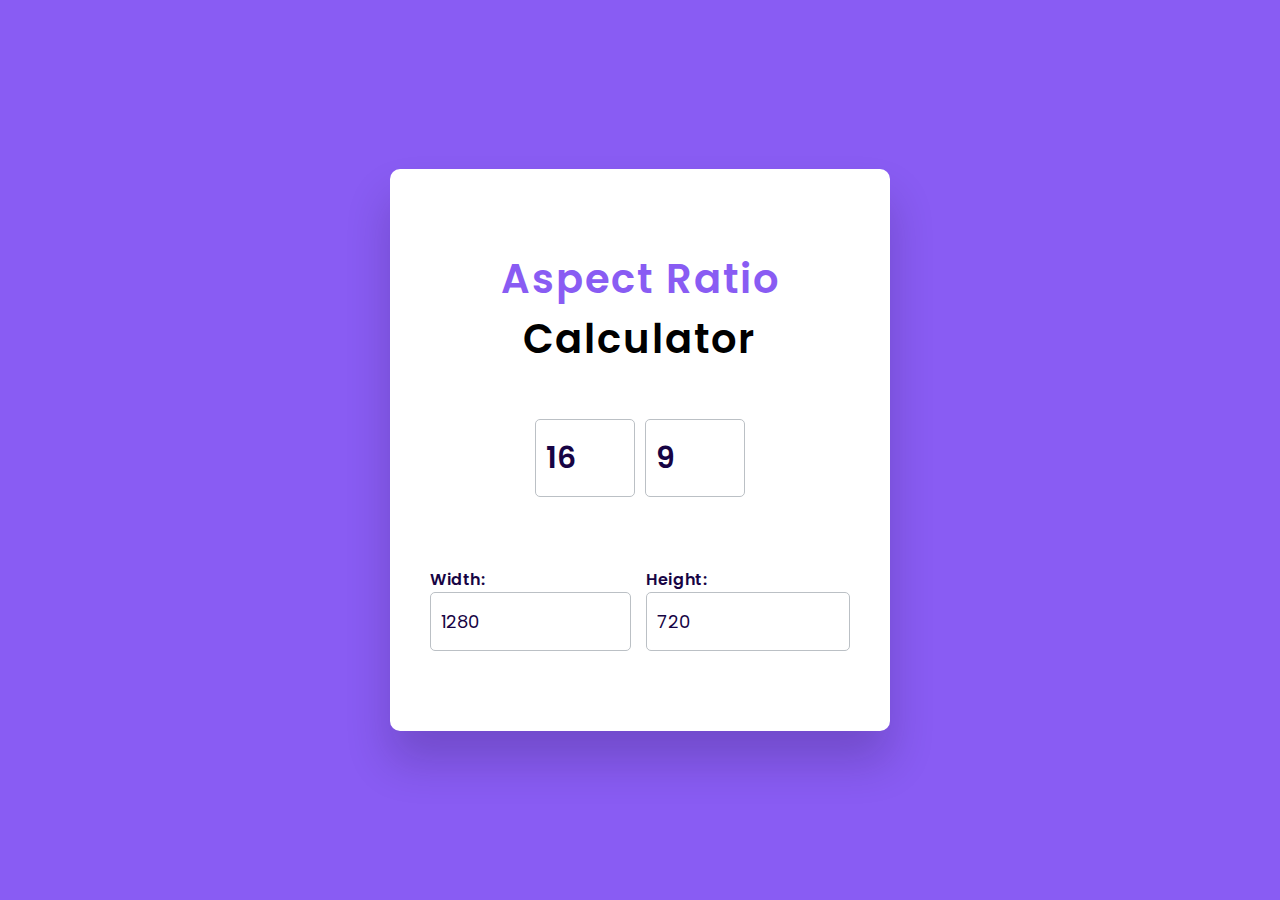
<file: Aspect Ratio Calculator/index.html>
<!DOCTYPE html>
<html lang="en">

<head>
    <meta charset="UTF-8">
    <meta http-equiv="X-UA-Compatible" content="IE=edge">
    <meta name="viewport" content="width=device-width, initial-scale=1.0">
    <link rel="stylesheet" href="style.css">
    <title>Day #9 - Aspect Ratio Calculator | AsmrProg</title>
</head>

<body>

    <div class="container">
        <h2>
            <span>Aspect Ratio</span>
            Calculator
        </h2>
        <div class="wrapper-1">
            <input type="number" id="ratio-width" value="16">
            <input type="number" id="ratio-height" value="9">
        </div>
        <div class="box">
            <div class="wrapper-2">
                <label for="width">Width:</label>
                <input type="number" id="width" value="1280">
            </div>
            <div class="wrapper-3">
                <label for="height">Height:</label>
                <input type="number" id="height" value="720">
            </div>
        </div>
    </div>

    <script src="index.js"></script>
</body>

</html>
</file>
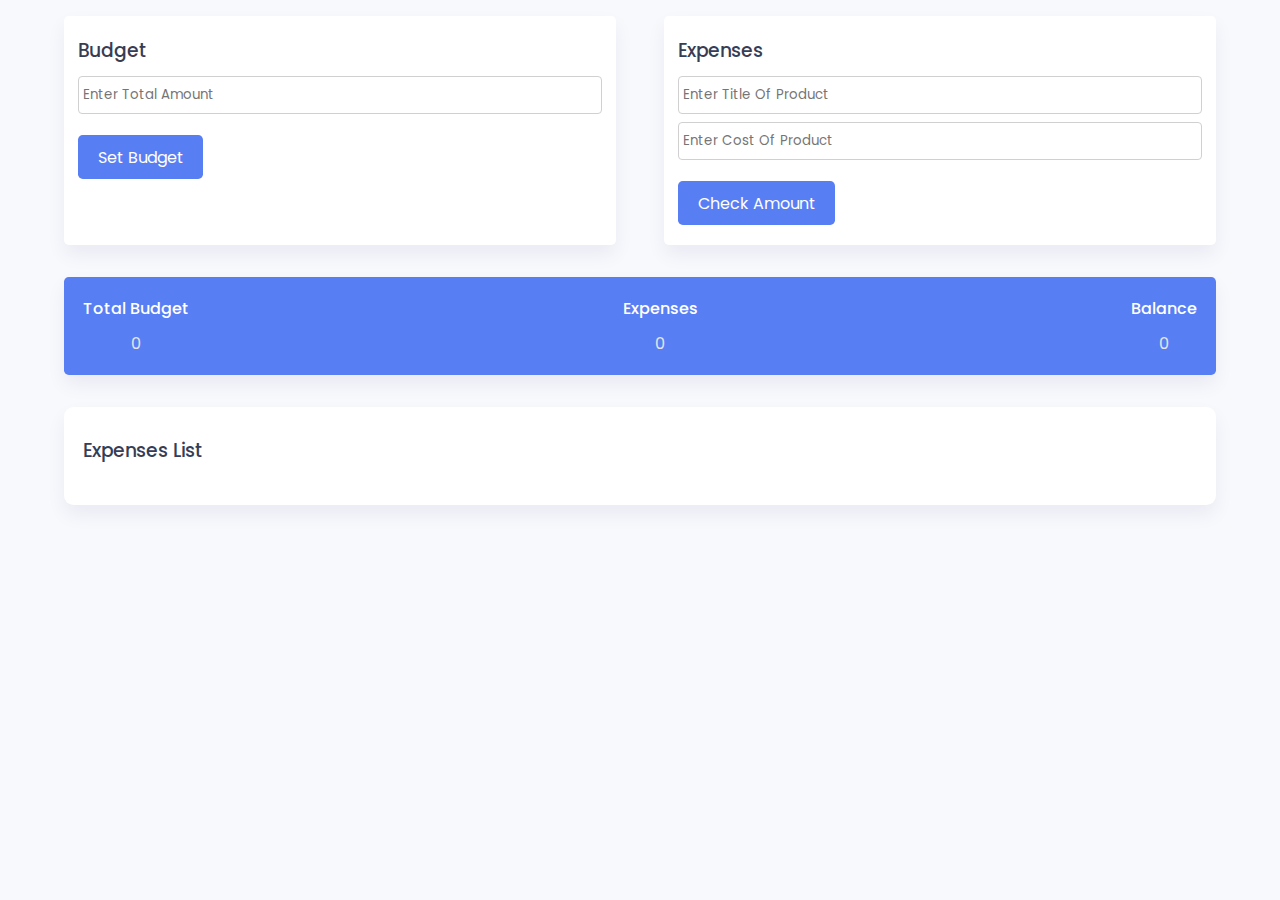
<file: Budget App/index.html>
<!DOCTYPE html>
<html lang="en">

<head>
    <meta charset="UTF-8">
    <meta http-equiv="X-UA-Compatible" content="IE=edge">
    <meta name="viewport" content="width=device-width, initial-scale=1.0">
    <link rel="stylesheet" href="https://cdnjs.cloudflare.com/ajax/libs/font-awesome/6.3.0/css/all.min.css">
    <link rel="stylesheet" href="style.css">
    <title>Day #18 - Budget App | AsmrProg</title>
</head>

<body>

    <div class="wrapper">
        <div class="container">
            <div class="sub-container">
                <div class="total-amount-container">
                    <h3>Budget</h3>
                    <p class="hide error" id="budget-error">
                        Value cannot be empty or negative
                    </p>
                    <input type="number" id="total-amount" placeholder="Enter Total Amount">
                    <button class="submit" id="total-amount-button">
                        Set Budget
                    </button>
                </div>

                <div class="user-amount-container">
                    <h3>Expenses</h3>
                    <p class="hide error" id="product-title-error">
                        Values cannot be empty
                    </p>
                    <input type="text" class="product-title" id="product-title" placeholder="Enter Title Of Product">
                    <input type="number" id="user-amount" placeholder="Enter Cost Of Product">
                    <button class="submit" id="check-amount">Check Amount</button>
                </div>
            </div>

            <div class="output-container flex-space">
                <div>
                    <p>Total Budget</p>
                    <span id="amount">
                        0
                    </span>
                </div>
                <div>
                    <p>Expenses</p>
                    <span id="expenditure-value">
                        0
                    </span>
                </div>
                <div>
                    <p>Balance</p>
                    <span id="balance-amount">
                        0
                    </span>
                </div>
            </div>
        </div>

        <div class="list">
            <h3>Expenses List</h3>
            <div class="list-container" id="list"></div>
        </div>

    </div>


    <script src="index.js"></script>
</body>

</html>
</file>
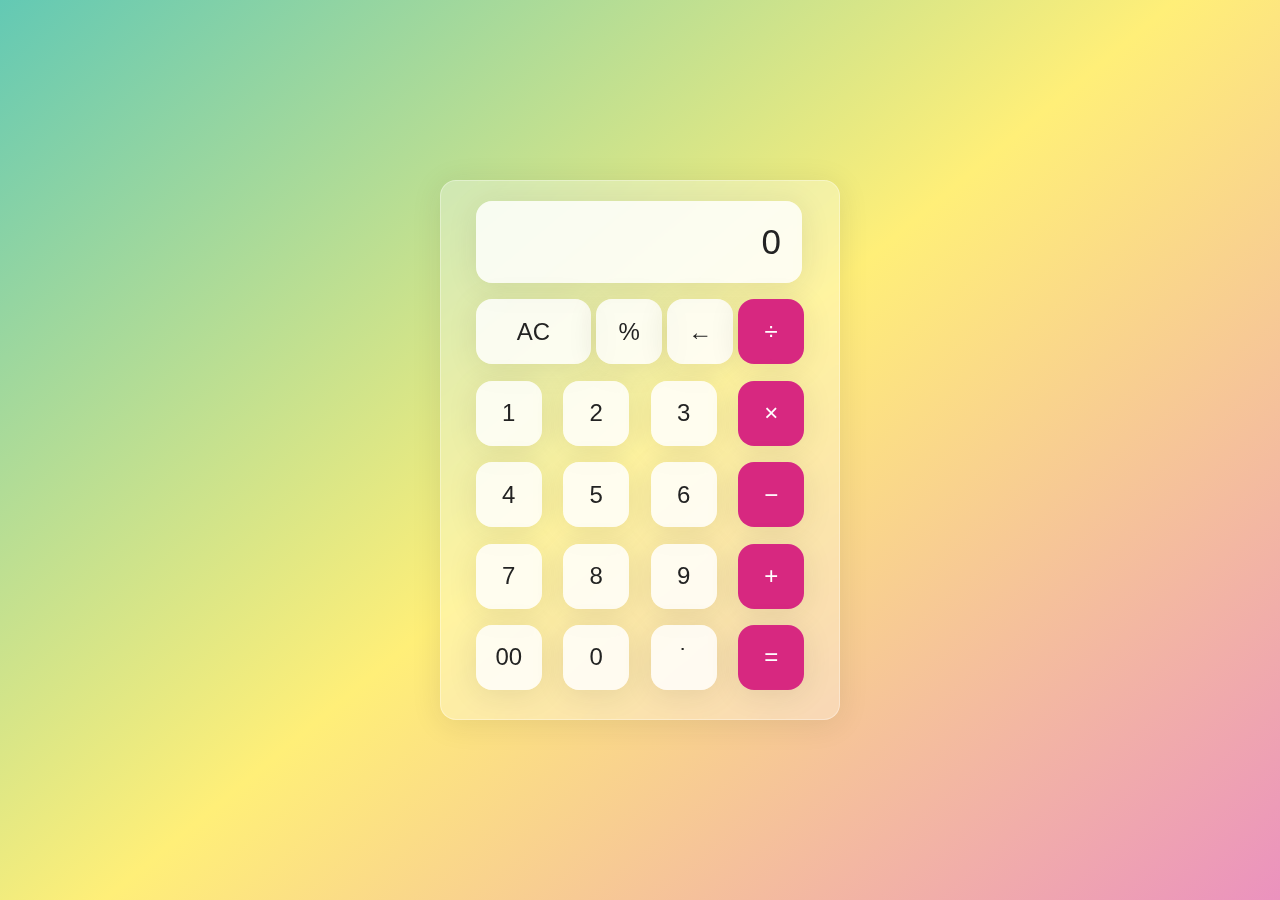
<file: calculator/index.html>
<!DOCTYPE html>
<html lang="en">
<head>
    <meta charset="UTF-8">
    <meta name="viewport" content="width=device-width, initial-scale=1.0">
    <link rel="stylesheet" href="style.css">
    <title>Calculator</title>
</head>
<body>
    <div class="wrapper">
        <section class="screen">
            0
        </section>
        <section class="button-space">
            <div class="button-row">
                <button class="button double">AC</button>
                <button class="button">&percnt;</button>
                <button class="button">←</button>
                <button class="button">&divide;</button>
            </div>
            <div class="button-row">
                <button class="button" onclick="done()">
                    1
                </button>
                <button class="button">
                    2
                </button>
                <button class="button">
                    3
                </button>
                <button class="button">
                    &times;
                </button>
            </div>
            <div class="button-row">
                <button class="button">
                    4
                </button>
                <button class="button">
                    5
                </button>
                <button class="button">
                    6
                </button>
                <button class="button">
                    &minus;
                </button>
            </div>
            <div class="button-row">
                <button class="button">
                    7
                </button>
                <button class="button">
                    8
                </button>
                <button class="button">
                    9
                </button>
                <button class="button">
                    &plus;
                </button>
            </div>
            <div class="button-row triple">
                <button class="button">
                    00
                </button>
                <button class="button">
                    0
                </button>
                <button class="button">
                    &dot;
                </button>
                <button class="button">
                    &equals;
                </button>
            </div>
        </section>
    </div>
    <script src="script.js"></script>
</body>
</html>
</file>
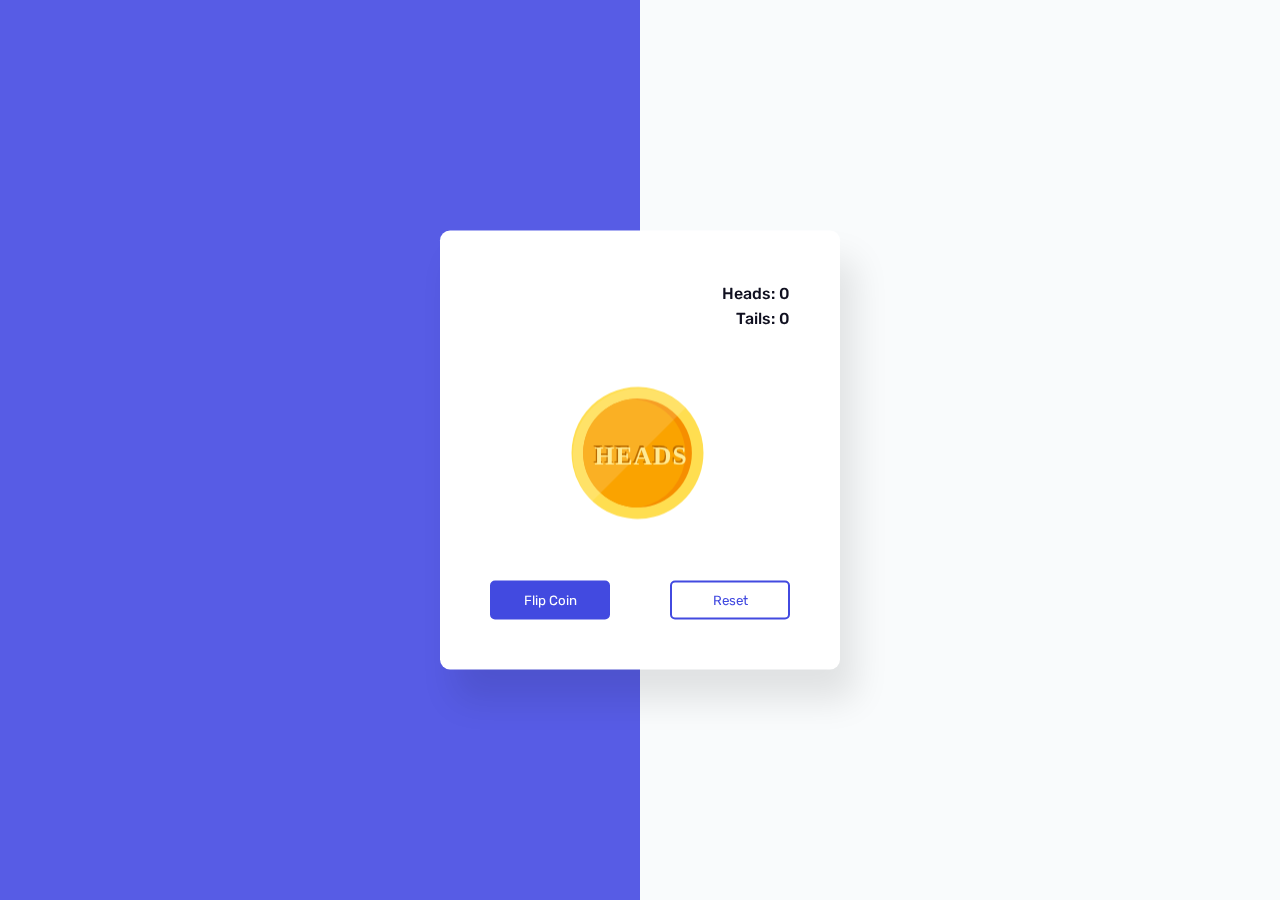
<file: Flip a Coin Game/index.html>
<!DOCTYPE html>
<html lang="en">

<head>
    <meta charset="UTF-8">
    <meta http-equiv="X-UA-Compatible" content="IE=edge">
    <meta name="viewport" content="width=device-width, initial-scale=1.0">
    <link rel="stylesheet" href="style.css">
    <title>Day #7 - Flip a coin game | AsmrProg</title>
</head>

<body>

    <div class="container">
        <div class="stats">
            <p id="heads-count">Heads: 0</p>
            <p id="tails-count">Tails: 0</p>
        </div>
        <div class="coin" id="coin">
            <div class="heads">
                <img src="heads.svg">
            </div>
            <div class="tails">
                <img src="tails.svg">
            </div>
        </div>
        <div class="buttons">
            <button id="flip-button">
                Flip Coin
            </button>
            <button id="reset-button">
                Reset
            </button>
        </div>
    </div>


    <script src="index.js"></script>
</body>

</html>
</file>
<file: Aspect Ratio Calculator/style.css>
@import url('https://fonts.googleapis.com/css2?family=Poppins:wght@300;400;500;600&display=swap');

*{
    padding: 0;
    margin: 0;
    box-sizing: border-box;
    font-family: 'Poppins', sans-serif;
}

body{
    background-color: #895cf3;
}

.container{
    width: 500px;
    background: #fff;
    padding: 80px 40px;
    position: absolute;
    transform: translate(-50%, -50%);
    top: 50%;
    left: 50%;
    border-radius: 10px;
    box-shadow: 0 30px 45px rgba(18, 8, 39, 0.2);
}

h2{
    text-align: center;
    font-size: 40px;
    font-weight: 600;
    letter-spacing: 2px;
}

h2 span{
    color: #895cf3;
}

.wrapper-1{
    display: flex;
    align-items: center;
    justify-content: center;
    margin: 50px 0 70px 0;
    gap: 10px;
}

.wrapper-1 input{
    width: 100px;
    font-size: 30px;
    font-weight: 600;
}

input{
    padding: 15px 10px;
    border: 1px solid #bbc0c5;
    border-radius: 5px;
    color: #170444;
    outline: none;
}

input:focus{
    border: 2px solid #895cf3;
}

label{
    color: #170444;
    font-weight: 600;
    letter-spacing: 0.6px;
}

.box{
    display: flex;
    justify-content: space-between;
    gap: 15px;
}

.wrapper-2 input, .wrapper-3 input{
    width: 100%;
    font-size: 18px;
}
</file>
<file: Budget App/style.css>
@import url('https://fonts.googleapis.com/css2?family=Poppins:wght@300;400;500;600;700&display=swap');

*{
    padding: 0;
    margin: 0;
    box-sizing: border-box;
    font-family: 'Poppins', sans-serif;
}

body{
    background-color: #f7f9fd;
}

.wrapper {
    width: 90%;
    font-size: 16px;
    max-width: 43.753m;
    margin: 1em auto;
}

.container{
    width: 100%;
}

.sub-container{
    width: 100%;
    display: grid;
    grid-template-columns: 1fr 1fr;
    gap: 3em;
}

.flex{
    display: flex;
    align-items: center;
}

.flex-space{
    display: flex;
    justify-content: space-between;
    align-items: center;
}

.wrapper h3{
    color: #363d55;
    font-weight: 500;
    margin-bottom: 0.6em;
}

.container input{
    display: block;
    width: 100%;
    padding: 0.6em 0.3em;
    border: 1px solid #d0d0d0;
    border-radius: 0.3em;
    color: #414a67;
    outline: none;
    font-weight: 400;
    margin-bottom: 0.6em;
}

.container input:focus{
    border-color: #587ef4;
}

.total-amount-container, .user-amount-container{
    background: #fff;
    padding: 1.25em 0.9em;
    border-radius: 0.3em;
    box-shadow: 0 0.6em 1.2em rgba(28, 0, 80, 0.06);
}

.output-container{
    background-color: #587ef4;
    color: #fff;
    border-radius: 0.3em;
    box-shadow: 0 0.6em 1.2em rgba(28, 0, 80, 0.06);
    margin: 2em 0;
    padding: 1.2em;
}

.output-container p{
    font-weight: 500;
    margin-bottom: 0.6em;
}

.output-container span{
    display: block;
    text-align: center;
    font-weight: 400;
    color: #e5e5e5;
}

.submit{
    font-size: 1em;
    margin-top: 0.8em;
    background-color: #587ef4;
    border: none;
    outline: none;
    color: #fff;
    padding: 0.6em 1.2em;
    border-radius: 0.3em;
    cursor: pointer;
}

.list{
    background-color: #fff;
    padding: 1.8em 1.2em;
    box-shadow: 0 0.6em 1.2em rgba(28, 0, 80, 0.06);
    border-radius: 0.6em;
}

.sublist-content{
    width: 100%;
    border-left: 0.3em solid #587ef4;
    margin-bottom: 0.6em;
    padding: 0.5em 1em;
    display: grid;
    grid-template-columns: 3fr 2fr 1fr 1fr;
}

.product{
    font-weight: 500;
    color: #363d55;
}

.amount{
    color: #414a67;
    margin-left: 20%;
}

.icons-container{
    width: 5em;
    margin: 1.2em;
    align-items: center;
}

.product-title{
    margin-bottom: 1em;
}

.hide{
    display: none;
}

.error{
    color: #ff465a;
}

.edit{
    margin-left: auto;
}

.edit, .delete{
    background: transparent;
    cursor: pointer;
    margin-right: 1.5em;
    border: none;
    color: #587ef4;
}

@media screen and (max-width: 600px) {
    .wrapper{
        font-size: 14px;
    }

    .sub-container{
        grid-template-columns: 1fr;
        gap: 1em;
    }
}
</file>
<file: calculator/style.css>
html{
    box-sizing: border-box;
    height: 100%;
}

*,
*::before,
*::after{
    box-sizing: inherit;
    margin: 0;
    padding: 0;
}

body{
    align-items: center;
    background: linear-gradient(320deg,#eb92be,#ffef78,#63c9b4);
    display: flex;
    font-family: 'Dosis',sans-serif;
    height: inherit;
    justify-content: center;
}

.wrapper{
    backdrop-filter: blur(5.5px);
    -webkit-backdrop-filter: blur(5.5px);
    border-radius: 16px;
    box-shadow: 0 4px 30px rgba(35, 35, 35, 0.1);
    color: #232323;
    backdrop-filter: blur(4px);
    -webkit-backdrop-filter: blur(4px);
    background: rgba(255, 255, 255, 0.30);
    border: 1px solid rgba(255, 255, 255, 0.34);
    flex-basis: 400px;
    height: 540px;
    padding: 20px 35px;
}

.screen{
    backdrop-filter: blur(5.5px);
    -webkit-backdrop-filter: blur(5.5px);
    background: rgba(255, 255, 255, 0.75);
    border: 1px solid rgba(255, 255, 255, 0.01);
    border-radius: 16px;
    box-shadow: 0 4px 30px rgba(35, 35, 35, 0.1);
    color: #232323;
    font-size: 35px;
    overflow: auto;
    padding: 20px;
    text-align: right;
    width: 326px;
}

.button-row{
    display: flex;
    justify-content: space-between;
    margin: 5% 0;
}

.button{
    backdrop-filter: blur(5.5px);
    -webkit-backdrop-filter: blur(5.5px);
    background: rgba(255, 255, 255, 0.75);
    border: 1px solid rgba(255, 255, 255, 0.01);
    border-radius: 16px;
    box-shadow: 0 4px 30px rgba(35, 35, 35, 0.1);
    color: #232323;
    flex-basis: 20%;
    font-family: inherit;
    font-size: 24px;
    height: 65px;
}

.button:last-child{
    backdrop-filter: blur(5.5px);
    -webkit-backdrop-filter: blur(5.5px);
    background: rgba(255, 255, 255, 0.75);
    border: 1px solid rgba(255, 255, 255, 0.01);
    border-radius: 16px;
    box-shadow: 0 4px 30px rgba(35, 35, 35, 0.1);
    color: #fff;
    background: #d72880;
}

.button:last-child:hover{
    background-color: inherit;
    color: inherit;
}

button:hover{
    background-color: inherit;
}

button:active{
    background-color: #ffef78;
}

.double{
    flex-basis: 35%;
}

.triple{
    flex-basis:73%;
}
</file>
<file: Flip a Coin Game/style.css>
@import url('https://fonts.googleapis.com/css2?family=Rubik:wght@300;400;500;600;700&display=swap');

*{
    margin: 0;
    padding: 0;
    box-sizing: border-box;
    font-family: 'Rubik', sans-serif;
}

body{
    height: 100%;
    background: linear-gradient(to right, #575ce5 50%, #f9fbfc 50%) fixed;
}

.container{
    background: #fff;
    width: 400px;
    padding: 50px;
    position: absolute;
    transform: translate(-50%, -50%);
    top: 50%;
    left: 50%;
    box-shadow: 15px 30px 35px rgba(0, 0, 0, 0.1);
    border-radius: 10px;
    -webkit-perspective: 300px;
    perspective: 300px;
}

.stats{
    text-align: right;
    color: #101020;
    font-weight: 500;
    line-height: 25px;
}

.coin{
    height: 150px;
    width: 150px;
    position: relative;
    margin: 50px auto;
    -webkit-transform-style: preserve-3d;
    transform-style: preserve-3d;
}

.tails{
    transform: rotateX(180deg);
}

.buttons{
    display: flex;
    justify-content: space-between;
}

.coin img{
    width: 145px;
}

.heads, .tails{
    position: absolute;
    width: 100%;
    height: 100%;
    backface-visibility: hidden;
    -webkit-backface-visibility: hidden;
}

button{
    width: 120px;
    padding: 10px 0;
    border: 2.5px solid #424ae0;
    border-radius: 5px;
    cursor: pointer;
}

#flip-button{
    background: #424ae0;
    color: #fff;
}

#flip-button:disabled{
    background-color: #e1e0ee;
    color: #101020;
    border-color: #e1e0ee;
}

#reset-button{
    background: #fff;
    color: #424ae0;
}

@keyframes spin-tails{
    0%{
        transform: rotateX(0);
    }
    100%{
        transform: rotateX(1980deg);
    }
}

@keyframes spin-heads{
    0%{
        transform: rotateX(0);
    }
    100%{
        transform: rotateX(2160deg);
    }
}
</file>
